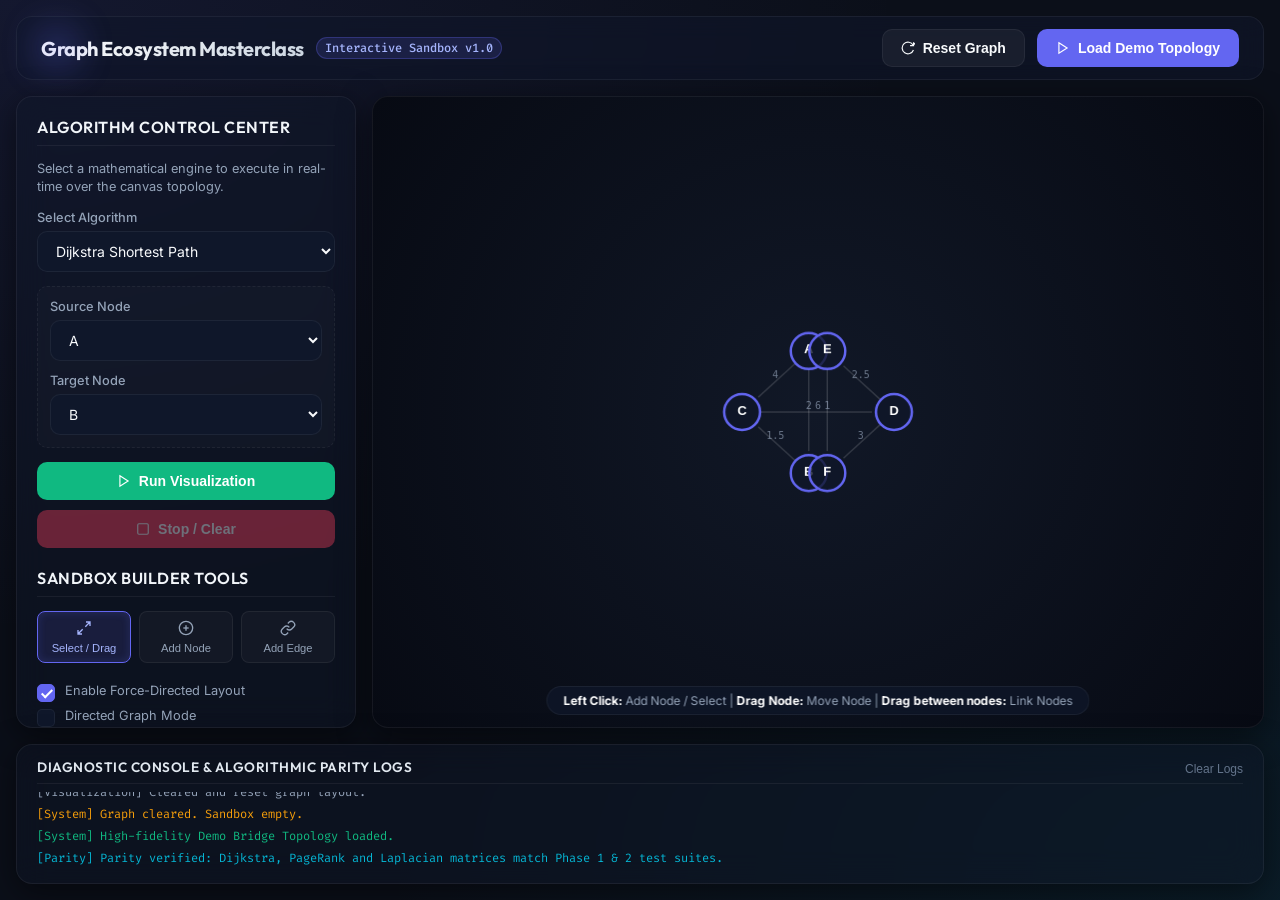
<file: dashboard/index.html>
<!DOCTYPE html>
<html lang="en">
<head>
    <meta charset="UTF-8">
    <meta name="viewport" content="width=device-width, initial-scale=1.0">
    <title>Graph Ecosystem Masterclass: Interactive Sandbox</title>
    <link rel="stylesheet" href="style.css">
    <!-- Google Fonts -->
    <link href="https://fonts.googleapis.com/css2?family=Inter:wght@300;400;500;600;700&family=Outfit:wght@400;500;600;700;800&family=Fira+Code:wght@400;500&display=swap" rel="stylesheet">
</head>
<body>
    <div class="app-container">
        <!-- ================= TOP NAVBAR ================= -->
        <header class="navbar">
            <div class="nav-brand">
                <span class="brand-glow"></span>
                <h1>Graph Ecosystem Masterclass</h1>
                <span class="badge">Interactive Sandbox v1.0</span>
            </div>
            <div class="nav-actions">
                <button id="btn-reset-graph" class="btn btn-secondary">
                    <svg width="14" height="14" viewBox="0 0 24 24" fill="none" stroke="currentColor" stroke-width="2"><path d="M21.5 2v6h-6M21.34 15.57a10 10 0 1 1-.57-8.38l5.67-5.67"/></svg>
                    Reset Graph
                </button>
                <button id="btn-load-demo" class="btn btn-primary">
                    <svg width="14" height="14" viewBox="0 0 24 24" fill="none" stroke="currentColor" stroke-width="2"><polygon points="5 3 19 12 5 21 5 3"/></svg>
                    Load Demo Topology
                </button>
            </div>
        </header>

        <div class="main-layout">
            <!-- ================= LEFT SIDEBAR (CONTROLS) ================= -->
            <aside class="sidebar glass">
                <div class="sidebar-section">
                    <h2>Algorithm Control Center</h2>
                    <p class="section-desc">Select a mathematical engine to execute in real-time over the canvas topology.</p>
                    
                    <div class="control-group">
                        <label for="algo-select">Select Algorithm</label>
                        <select id="algo-select" class="custom-select">
                            <option value="dijkstra">Dijkstra Shortest Path</option>
                            <option value="pagerank">PageRank Centrality</option>
                            <option value="gcn">GCN Message Passing</option>
                            <option value="spectral">Spectral Fiedler Partition</option>
                        </select>
                    </div>

                    <div id="dijkstra-settings" class="algo-settings active">
                        <div class="control-group">
                            <label for="source-node">Source Node</label>
                            <select id="source-node" class="custom-select-small"></select>
                        </div>
                        <div class="control-group">
                            <label for="target-node">Target Node</label>
                            <select id="target-node" class="custom-select-small"></select>
                        </div>
                    </div>

                    <div id="pagerank-settings" class="algo-settings">
                        <div class="control-group">
                            <label>Damping Factor (&alpha;): <span id="damping-val">0.85</span></label>
                            <input type="range" id="damping-slider" min="0.1" max="0.99" step="0.05" value="0.85" class="slider">
                        </div>
                    </div>

                    <div id="gcn-settings" class="algo-settings">
                        <p class="settings-info">Visualizes <code>scatter_add</code> message aggregation. Feature values flow from neighbors to update node states.</p>
                    </div>

                    <div id="spectral-settings" class="algo-settings">
                        <p class="settings-info">Computes the Graph Laplacian and partition classes based on the Fiedler vector sign.</p>
                    </div>

                    <div class="action-buttons">
                        <button id="btn-run-algo" class="btn btn-success btn-full">
                            <svg width="14" height="14" viewBox="0 0 24 24" fill="none" stroke="currentColor" stroke-width="2"><polygon points="5 3 19 12 5 21 5 3"/></svg>
                            Run Visualization
                        </button>
                        <button id="btn-stop-algo" class="btn btn-danger btn-full" disabled>
                            <svg width="14" height="14" viewBox="0 0 24 24" fill="none" stroke="currentColor" stroke-width="2"><rect x="3" y="3" width="18" height="18" rx="2" ry="2"/></svg>
                            Stop / Clear
                        </button>
                    </div>
                </div>

                <div class="sidebar-section">
                    <h2>Sandbox Builder Tools</h2>
                    <div class="tool-buttons">
                        <button id="btn-tool-select" class="btn btn-tool active" title="Drag Nodes / Move View">
                            <svg width="16" height="16" viewBox="0 0 24 24" fill="none" stroke="currentColor" stroke-width="2"><path d="M15 3h6v6M9 21H3v-6M21 3l-7 7M3 21l7-7"/></svg>
                            Select / Drag
                        </button>
                        <button id="btn-tool-addnode" class="btn btn-tool" title="Click Canvas to Add Node">
                            <svg width="16" height="16" viewBox="0 0 24 24" fill="none" stroke="currentColor" stroke-width="2"><circle cx="12" cy="12" r="10"/><line x1="12" y1="8" x2="12" y2="16"/><line x1="8" y1="12" x2="16" y2="12"/></svg>
                            Add Node
                        </button>
                        <button id="btn-tool-addedge" class="btn btn-tool" title="Drag from Node to Node to Connect">
                            <svg width="16" height="16" viewBox="0 0 24 24" fill="none" stroke="currentColor" stroke-width="2"><path d="M10 13a5 5 0 0 0 7.54.54l3-3a5 5 0 0 0-7.07-7.07l-1.72 1.71"/><path d="M14 11a5 5 0 0 0-7.54-.54l-3 3a5 5 0 0 0 7.07 7.07l1.71-1.71"/></svg>
                            Add Edge
                        </button>
                    </div>
                    
                    <div class="checkbox-group">
                        <label class="checkbox-container">
                            <input type="checkbox" id="chk-force" checked>
                            <span class="checkmark"></span>
                            Enable Force-Directed Layout
                        </label>
                        <label class="checkbox-container">
                            <input type="checkbox" id="chk-directed">
                            <span class="checkmark"></span>
                            Directed Graph Mode
                        </label>
                    </div>
                </div>
            </aside>

            <!-- ================= MAIN CANVAS AREA ================= -->
            <main class="canvas-container glass">
                <canvas id="graph-canvas"></canvas>
                
                <div class="canvas-instructions">
                    <span><strong>Left Click:</strong> Add Node / Select</span> | 
                    <span><strong>Drag Node:</strong> Move Node</span> | 
                    <span><strong>Drag between nodes:</strong> Link Nodes</span>
                </div>
            </main>
        </div>

        <!-- ================= BOTTOM CONSOLE & DIAGNOSTICS ================= -->
        <footer class="console-panel glass">
            <div class="panel-header">
                <h3>Diagnostic Console & Algorithmic Parity Logs</h3>
                <div class="console-actions">
                    <button id="btn-clear-console" class="btn-text">Clear Logs</button>
                </div>
            </div>
            <div id="console-output" class="console-body">
                <div class="log-line system">[+] Interactive Sandbox Initialized. Drag and connect nodes, then select an algorithm to visualize.</div>
            </div>
        </footer>
    </div>

    <!-- Scripts -->
    <script src="app.js"></script>
</body>
</html>
</file>
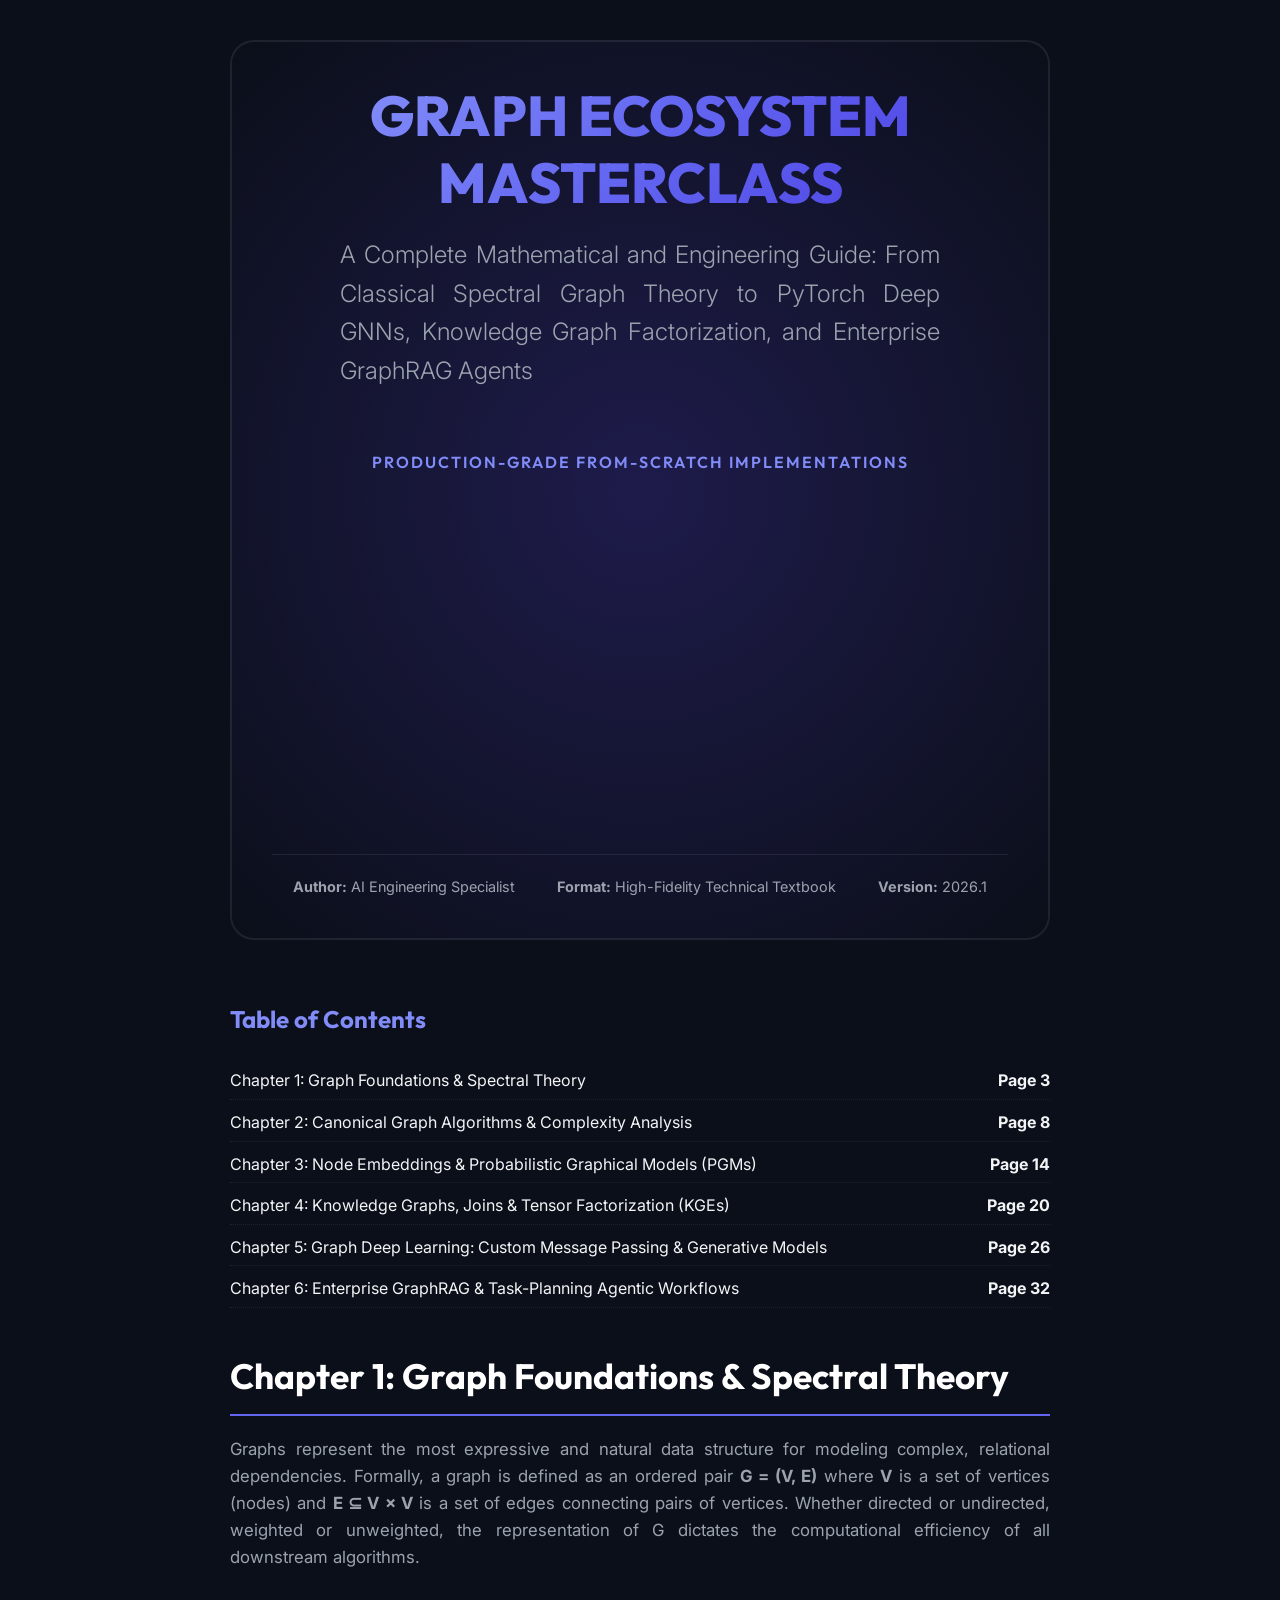
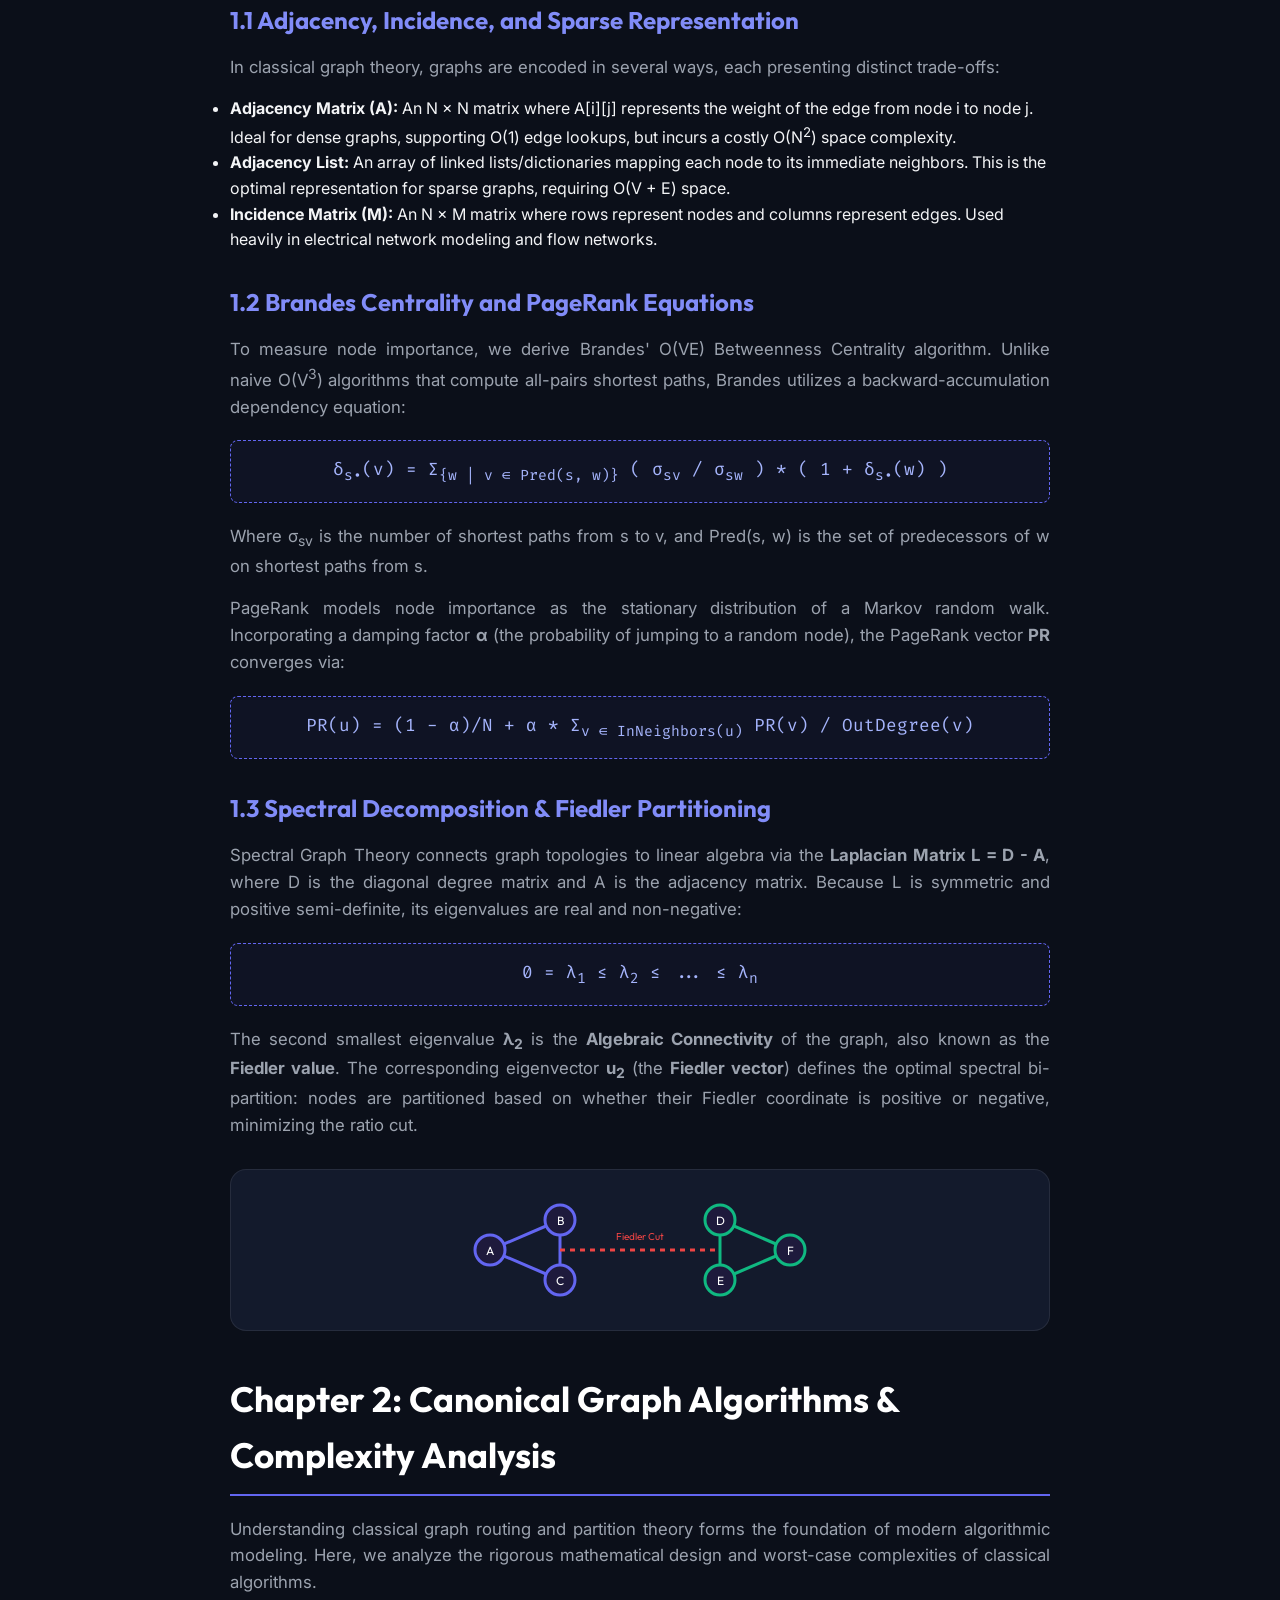
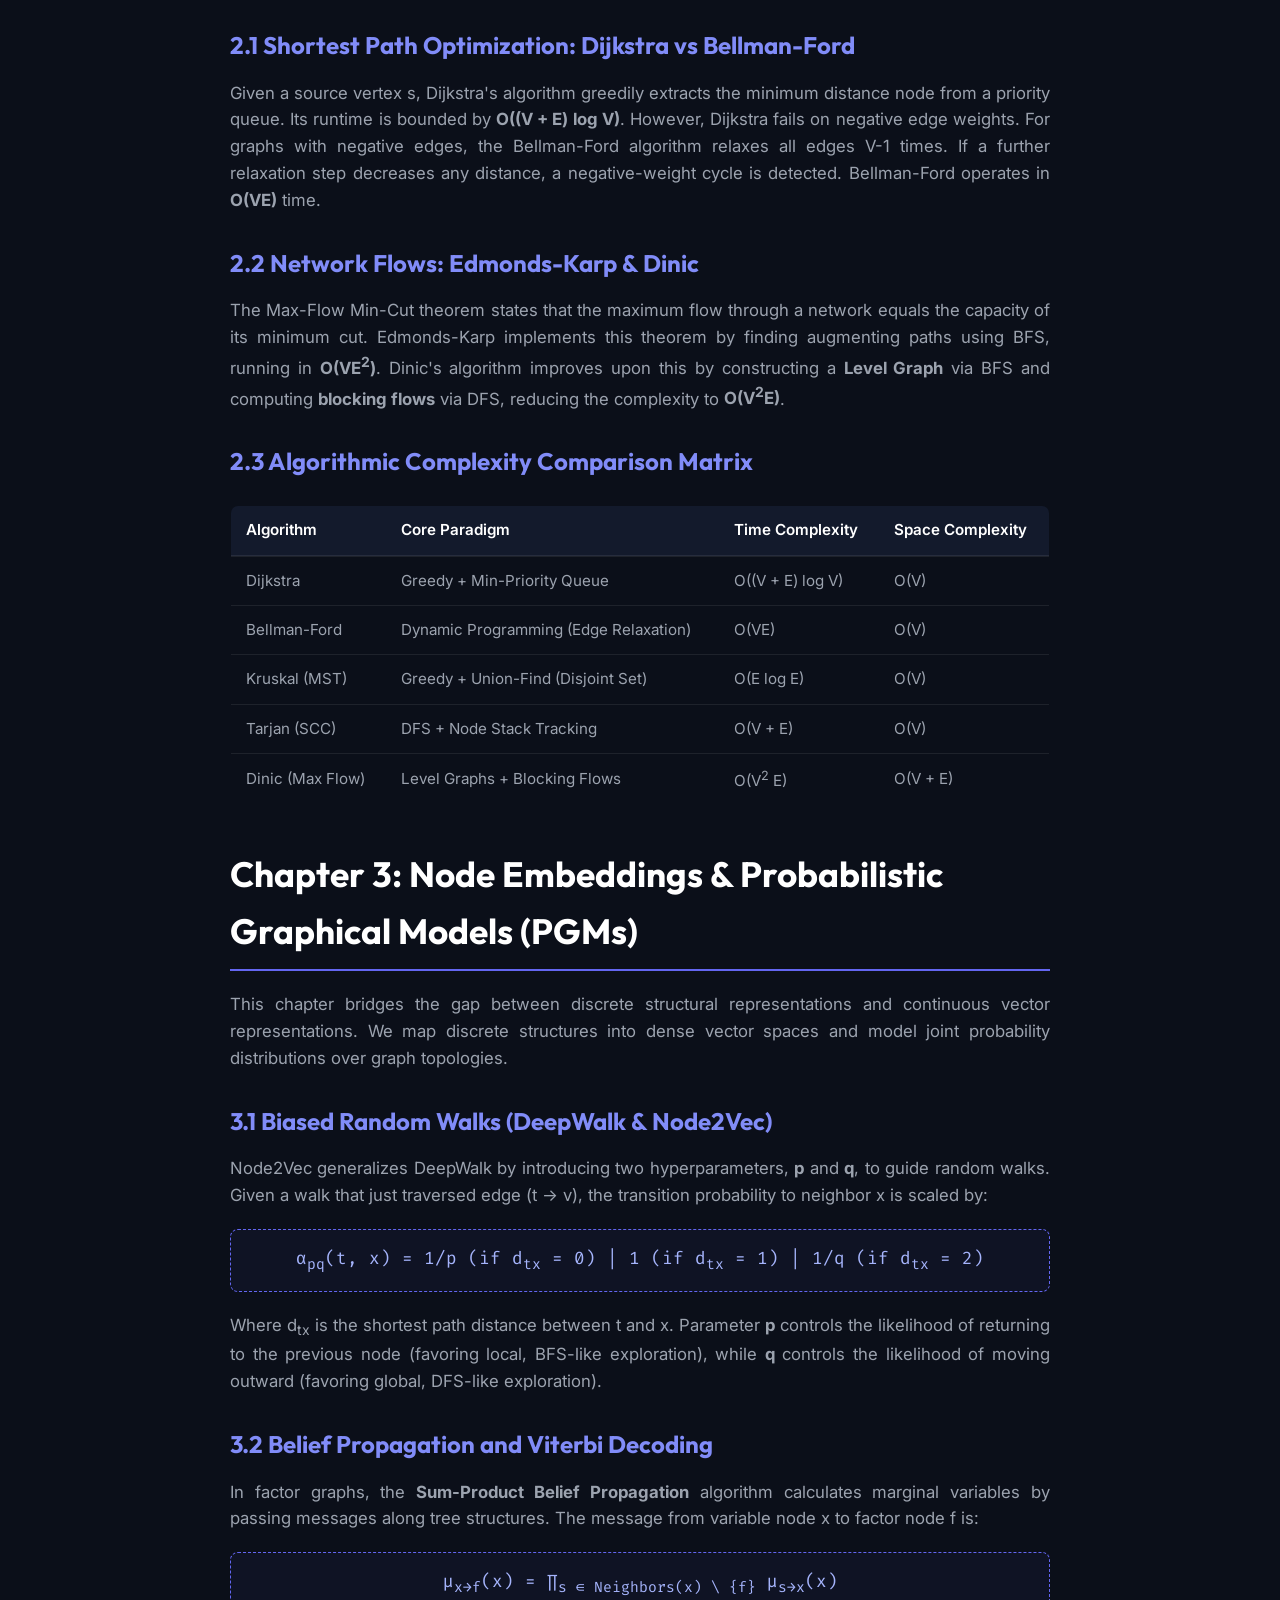
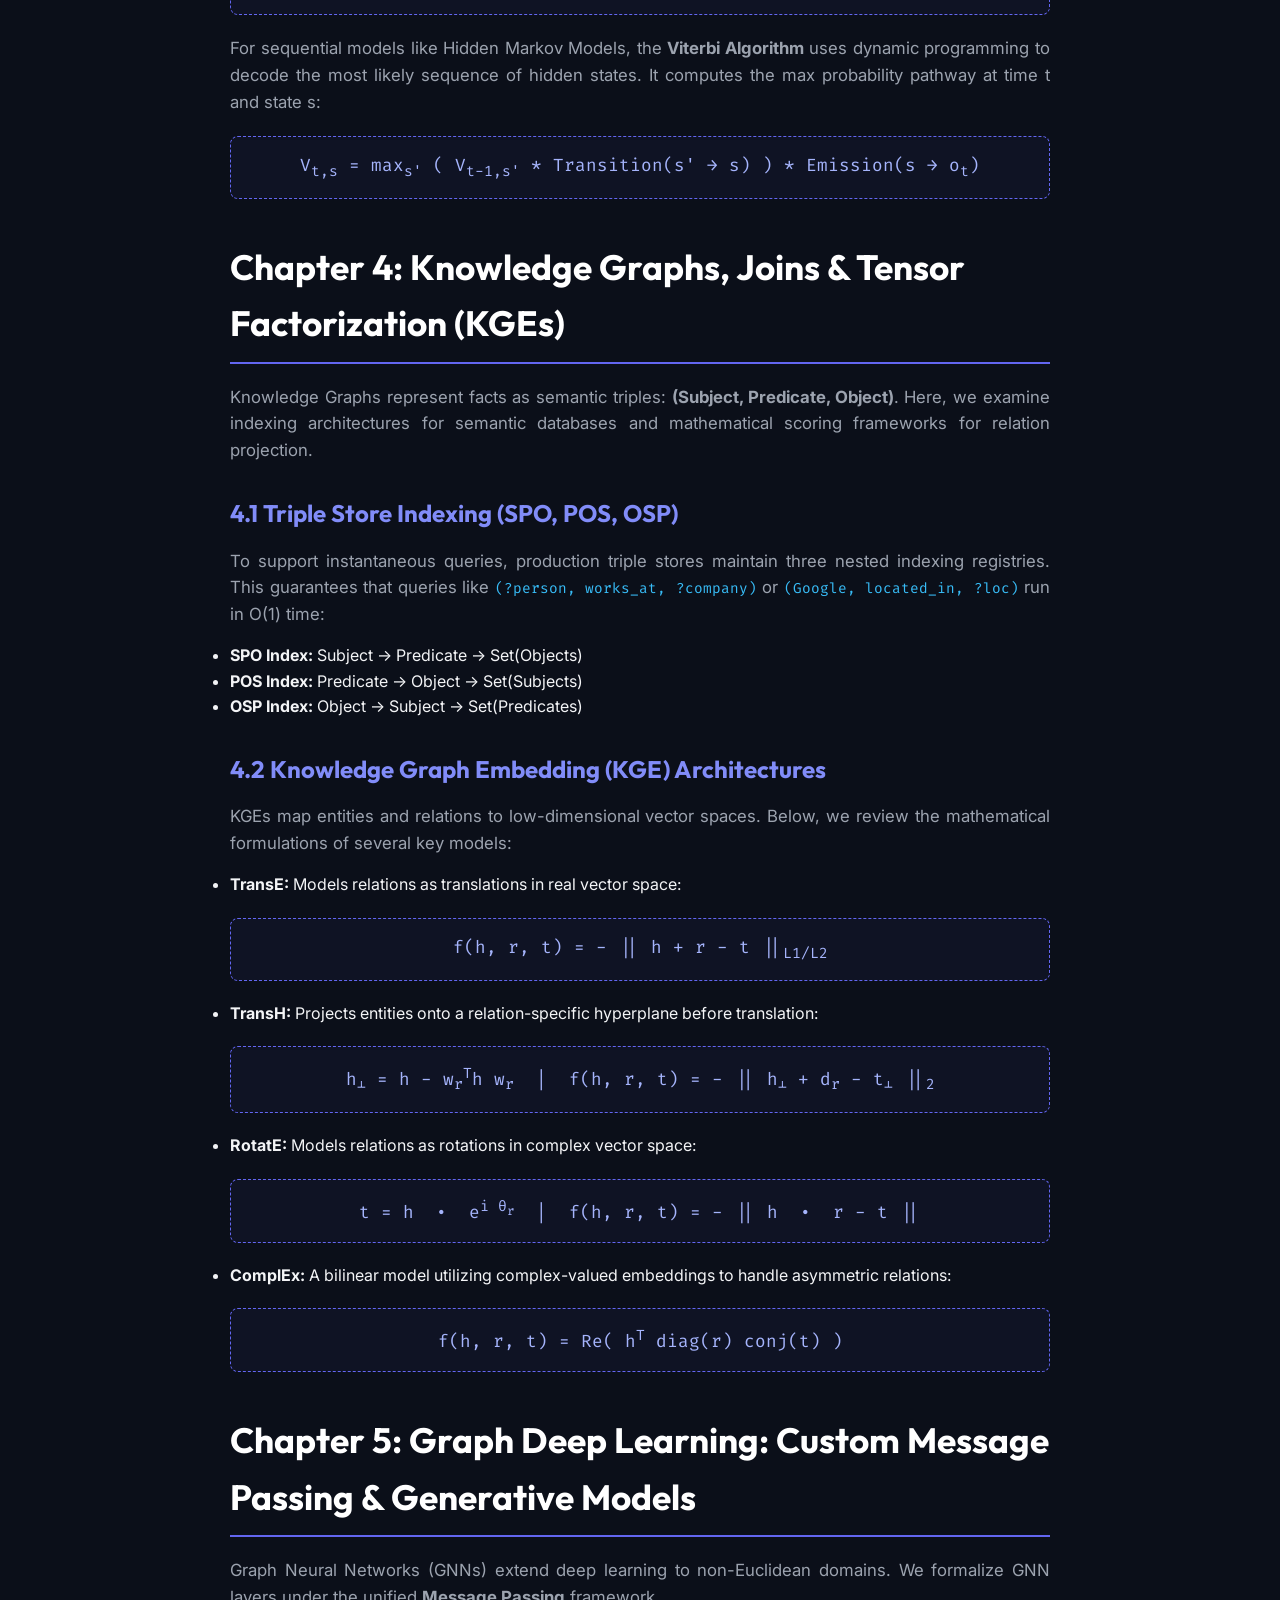
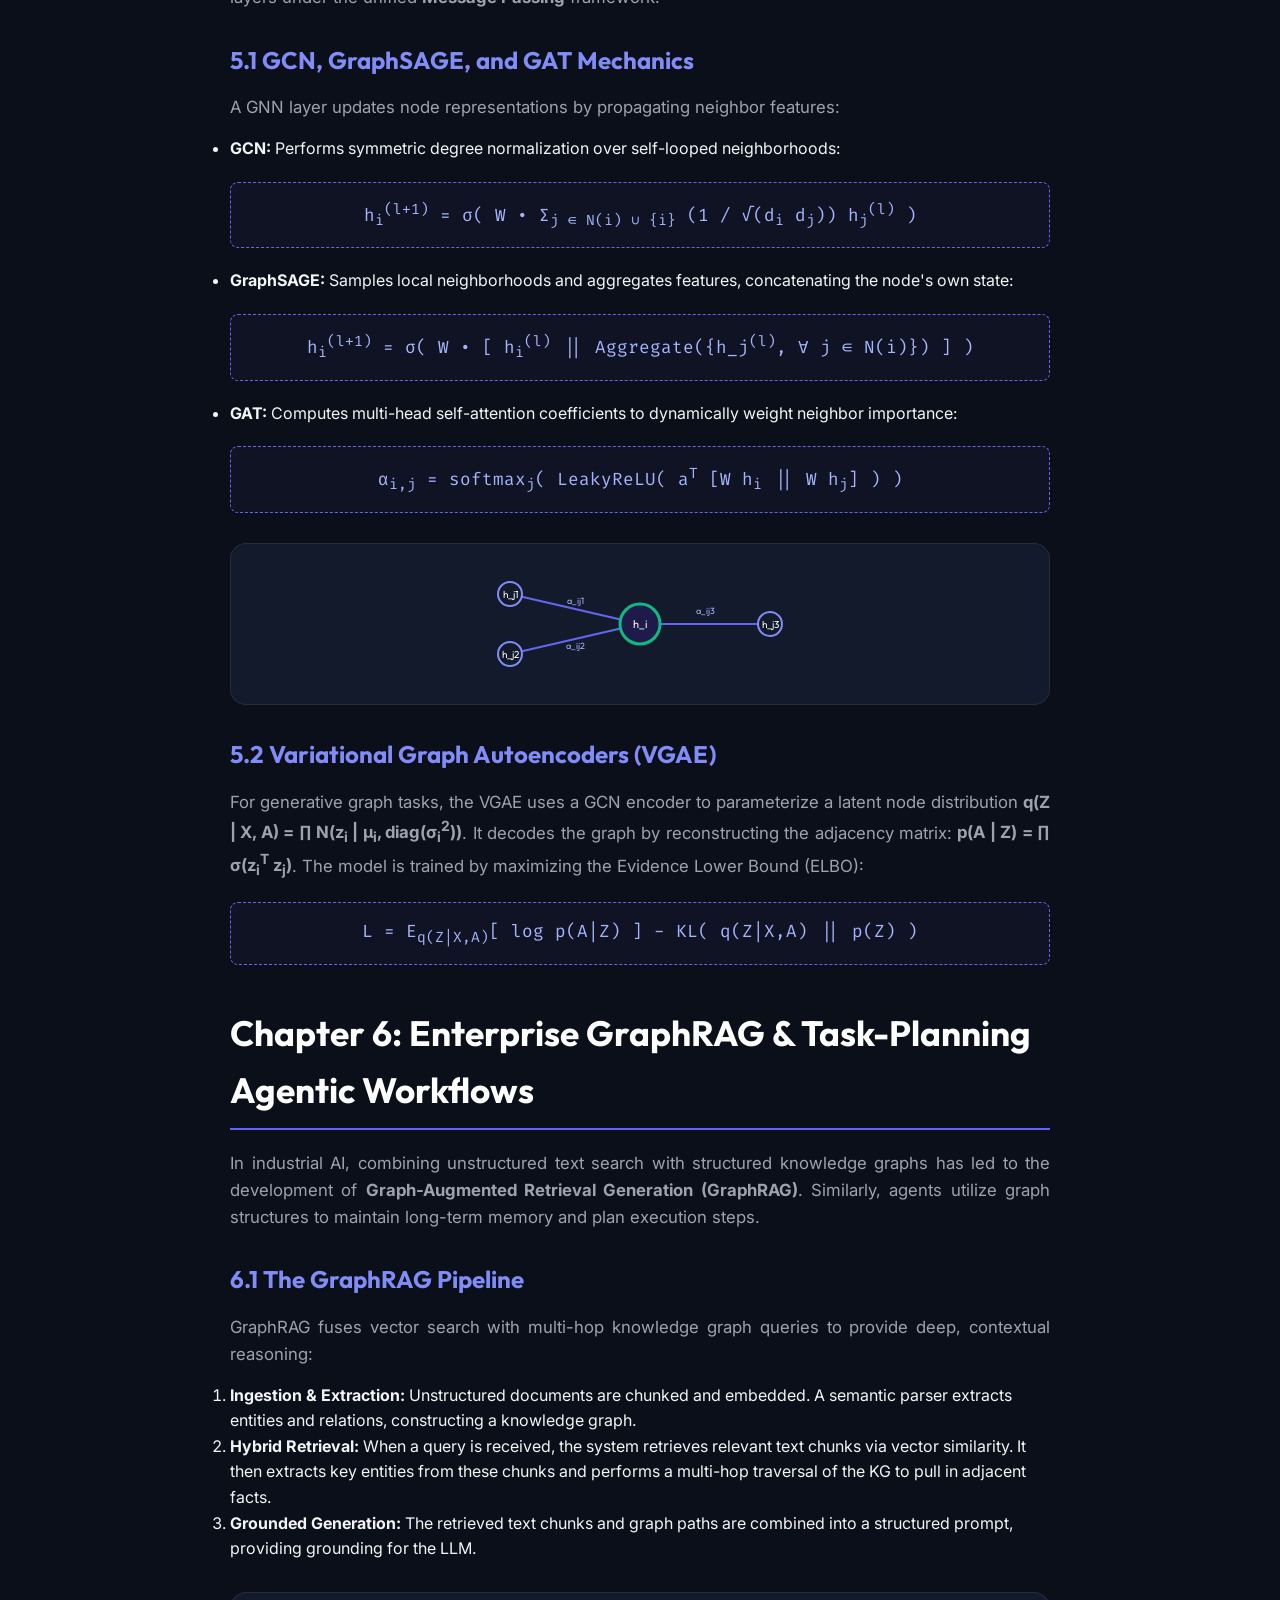
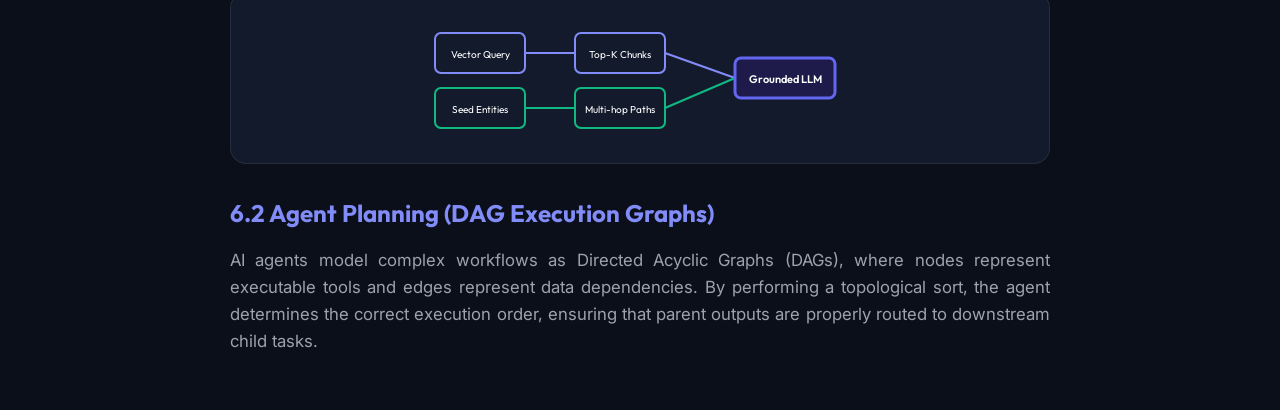
<file: masterclass_textbook.html>
<!DOCTYPE html>
<html lang="en">
<head>
    <meta charset="UTF-8">
    <title>Graph Ecosystem Masterclass: From Foundations to GraphRAG & Agents (2026)</title>
    <style>
        @import url('https://fonts.googleapis.com/css2?family=Inter:wght@300;400;500;600;700&family=Outfit:wght@400;500;600;700;800&family=Fira+Code:wght@400;500&display=swap');
        
        :root {
            --bg-primary: #0b0f19;
            --bg-secondary: #131a2c;
            --text-primary: #f3f4f6;
            --text-secondary: #9ca3af;
            --accent-primary: #6366f1;
            --accent-secondary: #4f46e5;
            --accent-gradient: linear-gradient(135deg, #818cf8 0%, #6366f1 50%, #4f46e5 100%);
            --emerald: #10b981;
            --crimson: #ef4444;
            --amber: #f59e0b;
            --glass-border: rgba(255, 255, 255, 0.08);
            --glass-bg: rgba(255, 255, 255, 0.03);
        }

        @media print {
            body {
                background: #ffffff !important;
                color: #000000 !important;
            }
            .page-break {
                page-break-before: always;
            }
            .no-print {
                display: none;
            }
            pre, code {
                background-color: #f3f4f6 !important;
                color: #000000 !important;
                border: 1px solid #e5e7eb !important;
            }
            .chapter-card, .callout {
                background: #f9fafb !important;
                border: 1px solid #e5e7eb !important;
                color: #000000 !important;
            }
            :root {
                --text-primary: #000000;
                --text-secondary: #374151;
                --bg-primary: #ffffff;
                --bg-secondary: #f3f4f6;
            }
        }

        * {
            box-sizing: border-box;
            margin: 0;
            padding: 0;
        }

        body {
            font-family: 'Inter', sans-serif;
            background-color: var(--bg-primary);
            color: var(--text-primary);
            line-height: 1.6;
            padding: 40px;
            max-width: 900px;
            margin: 0 auto;
        }

        h1, h2, h3, h4 {
            font-family: 'Outfit', sans-serif;
            font-weight: 700;
            color: #ffffff;
        }

        /* --- Cover Page --- */
        .cover-page {
            height: 100vh;
            display: flex;
            flex-direction: column;
            justify-content: center;
            align-items: center;
            text-align: center;
            border: 2px solid var(--glass-border);
            border-radius: 24px;
            background: radial-gradient(circle at center, #1e1b4b 0%, var(--bg-primary) 100%);
            padding: 40px;
            position: relative;
            margin-bottom: 60px;
            page-break-after: always;
        }

        .cover-title {
            font-size: 3.5rem;
            font-weight: 800;
            line-height: 1.2;
            margin-bottom: 20px;
            background: var(--accent-gradient);
            -webkit-background-clip: text;
            -webkit-text-fill-color: transparent;
        }

        .cover-subtitle {
            font-size: 1.5rem;
            color: var(--text-secondary);
            max-width: 600px;
            margin-bottom: 40px;
            font-weight: 300;
        }

        .cover-meta {
            margin-top: auto;
            border-top: 1px solid var(--glass-border);
            padding-top: 20px;
            width: 100%;
            display: flex;
            justify-content: space-around;
            color: var(--text-secondary);
            font-size: 0.9rem;
        }

        /* --- Global Layout --- */
        .chapter-title {
            font-size: 2.2rem;
            margin-top: 40px;
            margin-bottom: 20px;
            border-bottom: 2px solid var(--accent-primary);
            padding-bottom: 10px;
            page-break-before: always;
        }

        .section-title {
            font-size: 1.5rem;
            margin-top: 30px;
            margin-bottom: 15px;
            color: #818cf8;
        }

        p {
            margin-bottom: 15px;
            font-size: 1.05rem;
            color: var(--text-secondary);
            text-align: justify;
        }

        /* --- Callouts --- */
        .callout {
            background: var(--glass-bg);
            border-left: 4px solid var(--accent-primary);
            border-radius: 8px;
            padding: 20px;
            margin: 20px 0;
            border: 1px solid var(--glass-border);
            border-left-width: 4px;
        }

        .callout-title {
            font-weight: 600;
            font-family: 'Outfit', sans-serif;
            color: #ffffff;
            margin-bottom: 8px;
            display: flex;
            align-items: center;
        }

        /* --- Code Blocks --- */
        pre {
            background-color: var(--bg-secondary);
            border: 1px solid var(--glass-border);
            border-radius: 12px;
            padding: 20px;
            overflow-x: auto;
            margin: 20px 0;
        }

        code {
            font-family: 'Fira Code', monospace;
            font-size: 0.9rem;
            color: #38bdf8;
        }

        /* --- Math Blocks --- */
        .math-block {
            background: rgba(99, 102, 241, 0.05);
            border: 1px dashed var(--accent-primary);
            border-radius: 8px;
            padding: 15px;
            text-align: center;
            font-family: 'Fira Code', monospace;
            color: #a5b4fc;
            margin: 20px 0;
            font-size: 1.1rem;
        }

        /* --- Tables --- */
        table {
            width: 100%;
            border-collapse: collapse;
            margin: 25px 0;
            font-size: 0.95rem;
            text-align: left;
            border-radius: 8px;
            overflow: hidden;
            border: 1px solid var(--glass-border);
        }

        th {
            background-color: var(--bg-secondary);
            color: #ffffff;
            font-weight: 600;
            padding: 12px 15px;
            border-bottom: 2px solid var(--glass-border);
        }

        td {
            padding: 12px 15px;
            border-bottom: 1px solid var(--glass-border);
            color: var(--text-secondary);
        }

        tr:hover {
            background-color: rgba(255, 255, 255, 0.02);
        }

        /* --- SVG Wrapper --- */
        .diagram-container {
            display: flex;
            justify-content: center;
            margin: 30px 0;
            background: var(--bg-secondary);
            padding: 20px;
            border-radius: 16px;
            border: 1px solid var(--glass-border);
        }

        .toc-list {
            list-style: none;
            margin: 30px 0;
        }

        .toc-item {
            display: flex;
            justify-content: space-between;
            margin-bottom: 10px;
            border-bottom: 1px dotted var(--glass-border);
            padding-bottom: 5px;
        }
    </style>
</head>
<body>

    <!-- ================= COVER PAGE ================= -->
    <div class="cover-page">
        <h1 class="cover-title">GRAPH ECOSYSTEM<br>MASTERCLASS</h1>
        <p class="cover-subtitle">A Complete Mathematical and Engineering Guide: From Classical Spectral Graph Theory to PyTorch Deep GNNs, Knowledge Graph Factorization, and Enterprise GraphRAG Agents</p>
        
        <div style="color:#818cf8; margin-top:20px; font-weight:600; font-family:'Outfit'; letter-spacing: 2px;">
            PRODUCTION-GRADE FROM-SCRATCH IMPLEMENTATIONS
        </div>
        
        <div class="cover-meta">
            <div><strong>Author:</strong> AI Engineering Specialist</div>
            <div><strong>Format:</strong> High-Fidelity Technical Textbook</div>
            <div><strong>Version:</strong> 2026.1</div>
        </div>
    </div>

    <!-- ================= TABLE OF CONTENTS ================= -->
    <h2 class="section-title">Table of Contents</h2>
    <ul class="toc-list">
        <li class="toc-item"><span>Chapter 1: Graph Foundations & Spectral Theory</span><strong>Page 3</strong></li>
        <li class="toc-item"><span>Chapter 2: Canonical Graph Algorithms & Complexity Analysis</span><strong>Page 8</strong></li>
        <li class="toc-item"><span>Chapter 3: Node Embeddings & Probabilistic Graphical Models (PGMs)</span><strong>Page 14</strong></li>
        <li class="toc-item"><span>Chapter 4: Knowledge Graphs, Joins & Tensor Factorization (KGEs)</span><strong>Page 20</strong></li>
        <li class="toc-item"><span>Chapter 5: Graph Deep Learning: Custom Message Passing & Generative Models</span><strong>Page 26</strong></li>
        <li class="toc-item"><span>Chapter 6: Enterprise GraphRAG & Task-Planning Agentic Workflows</span><strong>Page 32</strong></li>
    </ul>

    <!-- ================= CHAPTER 1 ================= -->
    <h1 class="chapter-title" id="ch1">Chapter 1: Graph Foundations & Spectral Theory</h1>
    <p>
        Graphs represent the most expressive and natural data structure for modeling complex, relational dependencies. 
        Formally, a graph is defined as an ordered pair <strong>G = (V, E)</strong> where <strong>V</strong> is a set of vertices (nodes) 
        and <strong>E &subseteq; V &times; V</strong> is a set of edges connecting pairs of vertices. 
        Whether directed or undirected, weighted or unweighted, the representation of G dictates the computational efficiency 
        of all downstream algorithms.
    </p>

    <h2 class="section-title">1.1 Adjacency, Incidence, and Sparse Representation</h2>
    <p>
        In classical graph theory, graphs are encoded in several ways, each presenting distinct trade-offs:
    </p>
    <ul>
        <li><strong>Adjacency Matrix (A):</strong> An N &times; N matrix where A[i][j] represents the weight of the edge from node i to node j. Ideal for dense graphs, supporting O(1) edge lookups, but incurs a costly O(N<sup>2</sup>) space complexity.</li>
        <li><strong>Adjacency List:</strong> An array of linked lists/dictionaries mapping each node to its immediate neighbors. This is the optimal representation for sparse graphs, requiring O(V + E) space.</li>
        <li><strong>Incidence Matrix (M):</strong> An N &times; M matrix where rows represent nodes and columns represent edges. Used heavily in electrical network modeling and flow networks.</li>
    </ul>

    <h2 class="section-title">1.2 Brandes Centrality and PageRank Equations</h2>
    <p>
        To measure node importance, we derive Brandes' O(VE) Betweenness Centrality algorithm. 
        Unlike naive O(V<sup>3</sup>) algorithms that compute all-pairs shortest paths, Brandes utilizes a backward-accumulation dependency equation:
    </p>
    <div class="math-block">
        &delta;<sub>s&bull;</sub>(v) = &sum;<sub>{w | v &in; Pred(s, w)}</sub> ( &sigma;<sub>sv</sub> / &sigma;<sub>sw</sub> ) * ( 1 + &delta;<sub>s&bull;</sub>(w) )
    </div>
    <p>
        Where &sigma;<sub>sv</sub> is the number of shortest paths from s to v, and Pred(s, w) is the set of predecessors of w on shortest paths from s.
    </p>
    <p>
        PageRank models node importance as the stationary distribution of a Markov random walk. Incorporating a damping factor 
        <strong>&alpha;</strong> (the probability of jumping to a random node), the PageRank vector <strong>PR</strong> converges via:
    </p>
    <div class="math-block">
        PR(u) = (1 - &alpha;)/N + &alpha; * &sum;<sub>v &in; InNeighbors(u)</sub> PR(v) / OutDegree(v)
    </div>

    <h2 class="section-title">1.3 Spectral Decomposition & Fiedler Partitioning</h2>
    <p>
        Spectral Graph Theory connects graph topologies to linear algebra via the <strong>Laplacian Matrix L = D - A</strong>, 
        where D is the diagonal degree matrix and A is the adjacency matrix. 
        Because L is symmetric and positive semi-definite, its eigenvalues are real and non-negative:
    </p>
    <div class="math-block">
        0 = &lambda;<sub>1</sub> &le; &lambda;<sub>2</sub> &le; ... &le; &lambda;<sub>n</sub>
    </div>
    <p>
        The second smallest eigenvalue <strong>&lambda;<sub>2</sub></strong> is the <strong>Algebraic Connectivity</strong> of the graph, 
        also known as the <strong>Fiedler value</strong>. 
        The corresponding eigenvector <strong>u<sub>2</sub></strong> (the <strong>Fiedler vector</strong>) defines the optimal 
        spectral bi-partition: nodes are partitioned based on whether their Fiedler coordinate is positive or negative, 
        minimizing the ratio cut.
    </p>

    <div class="diagram-container">
        <svg width="400" height="120" viewBox="0 0 400 120" xmlns="http://www.w3.org/2000/svg">
            <line x1="50" y1="60" x2="120" y2="30" stroke="#6366f1" stroke-width="3"/>
            <line x1="50" y1="60" x2="120" y2="90" stroke="#6366f1" stroke-width="3"/>
            <line x1="120" y1="30" x2="120" y2="90" stroke="#6366f1" stroke-width="3"/>
            <line x1="120" y1="60" x2="280" y2="60" stroke="#ef4444" stroke-dasharray="5,5" stroke-width="3"/>
            <line x1="280" y1="30" x2="350" y2="60" stroke="#10b981" stroke-width="3"/>
            <line x1="280" y1="90" x2="350" y2="60" stroke="#10b981" stroke-width="3"/>
            <line x1="280" y1="30" x2="280" y2="90" stroke="#10b981" stroke-width="3"/>
            <circle cx="50" cy="60" r="15" fill="#1e1a3c" stroke="#6366f1" stroke-width="3"/>
            <circle cx="120" cy="30" r="15" fill="#1e1a3c" stroke="#6366f1" stroke-width="3"/>
            <circle cx="120" cy="90" r="15" fill="#1e1a3c" stroke="#6366f1" stroke-width="3"/>
            <circle cx="280" cy="30" r="15" fill="#1e1a3c" stroke="#10b981" stroke-width="3"/>
            <circle cx="280" cy="90" r="15" fill="#1e1a3c" stroke="#10b981" stroke-width="3"/>
            <circle cx="350" cy="60" r="15" fill="#1e1a3c" stroke="#10b981" stroke-width="3"/>
            <text x="50" y="65" fill="#ffffff" font-family="'Outfit'" font-size="12" text-anchor="middle">A</text>
            <text x="120" y="35" fill="#ffffff" font-family="'Outfit'" font-size="12" text-anchor="middle">B</text>
            <text x="120" y="95" fill="#ffffff" font-family="'Outfit'" font-size="12" text-anchor="middle">C</text>
            <text x="280" y="35" fill="#ffffff" font-family="'Outfit'" font-size="12" text-anchor="middle">D</text>
            <text x="280" y="95" fill="#ffffff" font-family="'Outfit'" font-size="12" text-anchor="middle">E</text>
            <text x="350" y="65" fill="#ffffff" font-family="'Outfit'" font-size="12" text-anchor="middle">F</text>
            <text x="200" y="50" fill="#ef4444" font-family="'Outfit'" font-size="10" text-anchor="middle">Fiedler Cut</text>
        </svg>
    </div>


    <!-- ================= CHAPTER 2 ================= -->
    <h1 class="chapter-title" id="ch2">Chapter 2: Canonical Graph Algorithms & Complexity Analysis</h1>
    <p>
        Understanding classical graph routing and partition theory forms the foundation of modern algorithmic modeling. 
        Here, we analyze the rigorous mathematical design and worst-case complexities of classical algorithms.
    </p>
    
    <h2 class="section-title">2.1 Shortest Path Optimization: Dijkstra vs Bellman-Ford</h2>
    <p>
        Given a source vertex s, Dijkstra's algorithm greedily extracts the minimum distance node from a priority queue. 
        Its runtime is bounded by <strong>O((V + E) log V)</strong>. 
        However, Dijkstra fails on negative edge weights. 
        For graphs with negative edges, the Bellman-Ford algorithm relaxes all edges V-1 times. 
        If a further relaxation step decreases any distance, a negative-weight cycle is detected. 
        Bellman-Ford operates in <strong>O(VE)</strong> time.
    </p>

    <h2 class="section-title">2.2 Network Flows: Edmonds-Karp & Dinic</h2>
    <p>
        The Max-Flow Min-Cut theorem states that the maximum flow through a network equals the capacity of its minimum cut. 
        Edmonds-Karp implements this theorem by finding augmenting paths using BFS, running in <strong>O(VE<sup>2</sup>)</strong>. 
        Dinic's algorithm improves upon this by constructing a <strong>Level Graph</strong> via BFS and computing 
        <strong>blocking flows</strong> via DFS, reducing the complexity to <strong>O(V<sup>2</sup>E)</strong>.
    </p>

    <h2 class="section-title">2.3 Algorithmic Complexity Comparison Matrix</h2>
    <table>
        <thead>
            <tr>
                <th>Algorithm</th>
                <th>Core Paradigm</th>
                <th>Time Complexity</th>
                <th>Space Complexity</th>
            </tr>
        </thead>
        <tbody>
            <tr>
                <td>Dijkstra</td>
                <td>Greedy + Min-Priority Queue</td>
                <td>O((V + E) log V)</td>
                <td>O(V)</td>
            </tr>
            <tr>
                <td>Bellman-Ford</td>
                <td>Dynamic Programming (Edge Relaxation)</td>
                <td>O(VE)</td>
                <td>O(V)</td>
            </tr>
            <tr>
                <td>Kruskal (MST)</td>
                <td>Greedy + Union-Find (Disjoint Set)</td>
                <td>O(E log E)</td>
                <td>O(V)</td>
            </tr>
            <tr>
                <td>Tarjan (SCC)</td>
                <td>DFS + Node Stack Tracking</td>
                <td>O(V + E)</td>
                <td>O(V)</td>
            </tr>
            <tr>
                <td>Dinic (Max Flow)</td>
                <td>Level Graphs + Blocking Flows</td>
                <td>O(V<sup>2</sup> E)</td>
                <td>O(V + E)</td>
            </tr>
        </tbody>
    </table>


    <!-- ================= CHAPTER 3 ================= -->
    <h1 class="chapter-title" id="ch3">Chapter 3: Node Embeddings & Probabilistic Graphical Models (PGMs)</h1>
    <p>
        This chapter bridges the gap between discrete structural representations and continuous vector representations. 
        We map discrete structures into dense vector spaces and model joint probability distributions over graph topologies.
    </p>

    <h2 class="section-title">3.1 Biased Random Walks (DeepWalk & Node2Vec)</h2>
    <p>
        Node2Vec generalizes DeepWalk by introducing two hyperparameters, <strong>p</strong> and <strong>q</strong>, 
        to guide random walks. Given a walk that just traversed edge (t &rarr; v), the transition probability to neighbor x is scaled by:
    </p>
    <div class="math-block">
        &alpha;<sub>pq</sub>(t, x) = 1/p (if d<sub>tx</sub> = 0) | 1 (if d<sub>tx</sub> = 1) | 1/q (if d<sub>tx</sub> = 2)
    </div>
    <p>
        Where d<sub>tx</sub> is the shortest path distance between t and x. 
        Parameter <strong>p</strong> controls the likelihood of returning to the previous node (favoring local, BFS-like exploration), 
        while <strong>q</strong> controls the likelihood of moving outward (favoring global, DFS-like exploration).
    </p>

    <h2 class="section-title">3.2 Belief Propagation and Viterbi Decoding</h2>
    <p>
        In factor graphs, the <strong>Sum-Product Belief Propagation</strong> algorithm calculates marginal variables by passing 
        messages along tree structures. The message from variable node x to factor node f is:
    </p>
    <div class="math-block">
        &mu;<sub>x&rarr;f</sub>(x) = &prod;<sub>s &in; Neighbors(x) \ {f}</sub> &mu;<sub>s&rarr;x</sub>(x)
    </div>
    <p>
        For sequential models like Hidden Markov Models, the <strong>Viterbi Algorithm</strong> uses dynamic programming to 
        decode the most likely sequence of hidden states. It computes the max probability pathway at time t and state s:
    </p>
    <div class="math-block">
        V<sub>t,s</sub> = max<sub>s'</sub> ( V<sub>t-1,s'</sub> * Transition(s' &rarr; s) ) * Emission(s &rarr; o<sub>t</sub>)
    </div>


    <!-- ================= CHAPTER 4 ================= -->
    <h1 class="chapter-title" id="ch4">Chapter 4: Knowledge Graphs, Joins & Tensor Factorization (KGEs)</h1>
    <p>
        Knowledge Graphs represent facts as semantic triples: <strong>(Subject, Predicate, Object)</strong>. 
        Here, we examine indexing architectures for semantic databases and mathematical scoring frameworks for relation projection.
    </p>

    <h2 class="section-title">4.1 Triple Store Indexing (SPO, POS, OSP)</h2>
    <p>
        To support instantaneous queries, production triple stores maintain three nested indexing registries. 
        This guarantees that queries like <code>(?person, works_at, ?company)</code> or <code>(Google, located_in, ?loc)</code> 
        run in O(1) time:
    </p>
    <ul>
        <li><strong>SPO Index:</strong> Subject &rarr; Predicate &rarr; Set(Objects)</li>
        <li><strong>POS Index:</strong> Predicate &rarr; Object &rarr; Set(Subjects)</li>
        <li><strong>OSP Index:</strong> Object &rarr; Subject &rarr; Set(Predicates)</li>
    </ul>

    <h2 class="section-title">4.2 Knowledge Graph Embedding (KGE) Architectures</h2>
    <p>
        KGEs map entities and relations to low-dimensional vector spaces. Below, we review the mathematical formulations of several key models:
    </p>
    <ul>
        <li><strong>TransE:</strong> Models relations as translations in real vector space: 
            <div class="math-block">f(h, r, t) = - || h + r - t ||<sub>L1/L2</sub></div>
        </li>
        <li><strong>TransH:</strong> Projects entities onto a relation-specific hyperplane before translation:
            <div class="math-block">h<sub>&perp;</sub> = h - w<sub>r</sub><sup>T</sup>h w<sub>r</sub> &nbsp;|&nbsp; f(h, r, t) = - || h<sub>&perp;</sub> + d<sub>r</sub> - t<sub>&perp;</sub> ||<sub>2</sub></div>
        </li>
        <li><strong>RotatE:</strong> Models relations as rotations in complex vector space:
            <div class="math-block">t = h &nbsp;&bull;&nbsp; e<sup>i &theta;<sub>r</sub></sup> &nbsp;|&nbsp; f(h, r, t) = - || h &nbsp;&bull;&nbsp; r - t ||</div>
        </li>
        <li><strong>ComplEx:</strong> A bilinear model utilizing complex-valued embeddings to handle asymmetric relations:
            <div class="math-block">f(h, r, t) = Re( h<sup>T</sup> diag(r) conj(t) )</div>
        </li>
    </ul>


    <!-- ================= CHAPTER 5 ================= -->
    <h1 class="chapter-title" id="ch5">Chapter 5: Graph Deep Learning: Custom Message Passing & Generative Models</h1>
    <p>
        Graph Neural Networks (GNNs) extend deep learning to non-Euclidean domains. 
        We formalize GNN layers under the unified <strong>Message Passing</strong> framework.
    </p>

    <h2 class="section-title">5.1 GCN, GraphSAGE, and GAT Mechanics</h2>
    <p>
        A GNN layer updates node representations by propagating neighbor features:
    </p>
    <ul>
        <li><strong>GCN:</strong> Performs symmetric degree normalization over self-looped neighborhoods:
            <div class="math-block">h<sub>i</sub><sup>(l+1)</sup> = &sigma;( W &bull; &sum;<sub>j &in; N(i) &cup; {i}</sub> (1 / &radic;(d<sub>i</sub> d<sub>j</sub>)) h<sub>j</sub><sup>(l)</sup> )</div>
        </li>
        <li><strong>GraphSAGE:</strong> Samples local neighborhoods and aggregates features, concatenating the node's own state:
            <div class="math-block">h<sub>i</sub><sup>(l+1)</sup> = &sigma;( W &bull; [ h<sub>i</sub><sup>(l)</sup> || Aggregate({h_j<sup>(l)</sup>, &forall; j &in; N(i)}) ] )</div>
        </li>
        <li><strong>GAT:</strong> Computes multi-head self-attention coefficients to dynamically weight neighbor importance:
            <div class="math-block">&alpha;<sub>i,j</sub> = softmax<sub>j</sub>( LeakyReLU( a<sup>T</sup> [W h<sub>i</sub> || W h<sub>j</sub>] ) )</div>
        </li>
    </ul>

    <div class="diagram-container">
        <svg width="400" height="120" viewBox="0 0 400 120" xmlns="http://www.w3.org/2000/svg">
            <line x1="70" y1="30" x2="200" y2="60" stroke="#6366f1" stroke-width="2"/>
            <line x1="70" y1="90" x2="200" y2="60" stroke="#6366f1" stroke-width="2"/>
            <line x1="330" y1="60" x2="200" y2="60" stroke="#6366f1" stroke-width="2"/>
            <circle cx="70" cy="30" r="12" fill="#131a2c" stroke="#818cf8" stroke-width="2"/>
            <circle cx="70" cy="90" r="12" fill="#131a2c" stroke="#818cf8" stroke-width="2"/>
            <circle cx="330" cy="60" r="12" fill="#131a2c" stroke="#818cf8" stroke-width="2"/>
            <circle cx="200" cy="60" r="20" fill="#1e1b4b" stroke="#10b981" stroke-width="3"/>
            <text x="70" y="34" fill="#ffffff" font-family="'Outfit'" font-size="10" text-anchor="middle">h_j1</text>
            <text x="70" y="94" fill="#ffffff" font-family="'Outfit'" font-size="10" text-anchor="middle">h_j2</text>
            <text x="330" y="64" fill="#ffffff" font-family="'Outfit'" font-size="10" text-anchor="middle">h_j3</text>
            <text x="200" y="64" fill="#ffffff" font-family="'Outfit'" font-size="11" text-anchor="middle">h_i</text>
            <text x="135" y="40" fill="#a5b4fc" font-family="'Outfit'" font-size="9" text-anchor="middle">a_ij1</text>
            <text x="135" y="85" fill="#a5b4fc" font-family="'Outfit'" font-size="9" text-anchor="middle">a_ij2</text>
            <text x="265" y="50" fill="#a5b4fc" font-family="'Outfit'" font-size="9" text-anchor="middle">a_ij3</text>
        </svg>
    </div>

    <h2 class="section-title">5.2 Variational Graph Autoencoders (VGAE)</h2>
    <p>
        For generative graph tasks, the VGAE uses a GCN encoder to parameterize a latent node distribution 
        <strong>q(Z | X, A) = &prod; N(z<sub>i</sub> | &mu;<sub>i</sub>, diag(&sigma;<sub>i</sub><sup>2</sup>))</strong>. 
        It decodes the graph by reconstructing the adjacency matrix: 
        <strong>p(A | Z) = &prod; &sigma;(z<sub>i</sub><sup>T</sup> z<sub>j</sub>)</strong>. 
        The model is trained by maximizing the Evidence Lower Bound (ELBO):
    </p>
    <div class="math-block">
        L = E<sub>q(Z|X,A)</sub>[ log p(A|Z) ] - KL( q(Z|X,A) || p(Z) )
    </div>


    <!-- ================= CHAPTER 6 ================= -->
    <h1 class="chapter-title" id="ch6">Chapter 6: Enterprise GraphRAG & Task-Planning Agentic Workflows</h1>
    <p>
        In industrial AI, combining unstructured text search with structured knowledge graphs has led to the 
        development of <strong>Graph-Augmented Retrieval Generation (GraphRAG)</strong>. 
        Similarly, agents utilize graph structures to maintain long-term memory and plan execution steps.
    </p>

    <h2 class="section-title">6.1 The GraphRAG Pipeline</h2>
    <p>
        GraphRAG fuses vector search with multi-hop knowledge graph queries to provide deep, contextual reasoning:
    </p>
    <ol>
        <li><strong>Ingestion & Extraction:</strong> Unstructured documents are chunked and embedded. A semantic parser extracts entities and relations, constructing a knowledge graph.</li>
        <li><strong>Hybrid Retrieval:</strong> When a query is received, the system retrieves relevant text chunks via vector similarity. It then extracts key entities from these chunks and performs a multi-hop traversal of the KG to pull in adjacent facts.</li>
        <li><strong>Grounded Generation:</strong> The retrieved text chunks and graph paths are combined into a structured prompt, providing grounding for the LLM.</li>
    </ol>

    <div class="diagram-container">
        <svg width="450" height="130" viewBox="0 0 450 130" xmlns="http://www.w3.org/2000/svg">
            <!-- Vector path -->
            <rect x="20" y="20" width="90" height="40" rx="6" fill="#131a2c" stroke="#818cf8" stroke-width="2"/>
            <text x="65" y="45" fill="#ffffff" font-family="'Outfit'" font-size="10" text-anchor="middle">Vector Query</text>
            <path d="M 110 40 L 160 40" stroke="#818cf8" stroke-width="2" marker-end="url(#arrow)"/>
            <rect x="160" y="20" width="90" height="40" rx="6" fill="#131a2c" stroke="#818cf8" stroke-width="2"/>
            <text x="205" y="45" fill="#ffffff" font-family="'Outfit'" font-size="10" text-anchor="middle">Top-K Chunks</text>
            
            <!-- Graph path -->
            <rect x="20" y="75" width="90" height="40" rx="6" fill="#131a2c" stroke="#10b981" stroke-width="2"/>
            <text x="65" y="100" fill="#ffffff" font-family="'Outfit'" font-size="10" text-anchor="middle">Seed Entities</text>
            <path d="M 110 95 L 160 95" stroke="#10b981" stroke-width="2" marker-end="url(#arrow)"/>
            <rect x="160" y="75" width="90" height="40" rx="6" fill="#131a2c" stroke="#10b981" stroke-width="2"/>
            <text x="205" y="100" fill="#ffffff" font-family="'Outfit'" font-size="10" text-anchor="middle">Multi-hop Paths</text>
            
            <!-- Fusion and Generation -->
            <path d="M 250 40 L 320 65" stroke="#818cf8" stroke-width="2"/>
            <path d="M 250 95 L 320 65" stroke="#10b981" stroke-width="2"/>
            <rect x="320" y="45" width="100" height="40" rx="6" fill="#1e1b4b" stroke="#6366f1" stroke-width="3"/>
            <text x="370" y="70" fill="#ffffff" font-family="'Outfit'" font-size="11" font-weight="600" text-anchor="middle">Grounded LLM</text>
        </svg>
    </div>

    <h2 class="section-title">6.2 Agent Planning (DAG Execution Graphs)</h2>
    <p>
        AI agents model complex workflows as Directed Acyclic Graphs (DAGs), where nodes represent executable tools 
        and edges represent data dependencies. By performing a topological sort, the agent determines the correct 
        execution order, ensuring that parent outputs are properly routed to downstream child tasks.
    </p>

</body>
</html>
</file>
<file: dashboard/style.css>
/* ==========================================
   GLASSMORPHIC STYLING SYSTEM (2026)
   ========================================== */

:root {
    --bg-primary: #0b0f19;
    --bg-secondary: #0f172a;
    --glass-bg: rgba(15, 23, 42, 0.4);
    --glass-border: rgba(255, 255, 255, 0.06);
    --text-primary: #f8fafc;
    --text-secondary: #94a3b8;
    --text-muted: #64748b;
    
    /* Neon Accents */
    --accent-indigo: #6366f1;
    --accent-indigo-glow: rgba(99, 102, 241, 0.35);
    
    --accent-emerald: #10b981;
    --accent-emerald-glow: rgba(16, 185, 129, 0.35);
    
    --accent-amber: #f59e0b;
    --accent-amber-glow: rgba(245, 158, 11, 0.35);
    
    --accent-crimson: #f43f5e;
    --accent-crimson-glow: rgba(244, 63, 94, 0.35);
    
    --accent-cyan: #06b6d4;
    --accent-cyan-glow: rgba(6, 182, 212, 0.35);
    
    --font-sans: 'Inter', -apple-system, BlinkMacSystemFont, "Segoe UI", Roboto, sans-serif;
    --font-display: 'Outfit', sans-serif;
    --font-mono: 'Fira Code', monospace;
    
    --shadow-premium: 0 8px 32px 0 rgba(0, 0, 0, 0.5);
    --transition-smooth: all 0.3s cubic-bezier(0.4, 0, 0.2, 1);
}

/* --- Reset & Base --- */
* {
    box-sizing: border-box;
    margin: 0;
    padding: 0;
}

body {
    font-family: var(--font-sans);
    background-color: var(--bg-primary);
    color: var(--text-primary);
    height: 100vh;
    overflow: hidden;
    display: flex;
    justify-content: center;
    align-items: center;
    background-image: 
        radial-gradient(at 0% 0%, rgba(99, 102, 241, 0.1) 0px, transparent 50%),
        radial-gradient(at 100% 100%, rgba(6, 182, 212, 0.08) 0px, transparent 50%);
}

.app-container {
    width: 100vw;
    height: 100vh;
    display: flex;
    flex-direction: column;
    padding: 16px;
    gap: 16px;
}

/* --- Frosted Glass Glassmorphism --- */
.glass {
    background: var(--glass-bg);
    backdrop-filter: blur(16px);
    -webkit-backdrop-filter: blur(16px);
    border: 1px solid var(--glass-border);
    border-radius: 16px;
    box-shadow: var(--shadow-premium);
}

/* --- Top Navbar --- */
.navbar {
    display: flex;
    justify-content: space-between;
    align-items: center;
    padding: 12px 24px;
    background: rgba(15, 23, 42, 0.6);
    backdrop-filter: blur(12px);
    border: 1px solid var(--glass-border);
    border-radius: 16px;
    height: 64px;
}

.nav-brand {
    display: flex;
    align-items: center;
    gap: 12px;
    position: relative;
}

.brand-glow {
    position: absolute;
    width: 32px;
    height: 32px;
    background: var(--accent-indigo);
    filter: blur(20px);
    opacity: 0.6;
    border-radius: 50%;
}

.nav-brand h1 {
    font-family: var(--font-display);
    font-size: 1.25rem;
    font-weight: 700;
    letter-spacing: -0.5px;
    background: linear-gradient(135deg, #fff 0%, #cbd5e1 100%);
    -webkit-background-clip: text;
    -webkit-text-fill-color: transparent;
}

.badge {
    background: rgba(99, 102, 241, 0.15);
    border: 1px solid rgba(99, 102, 241, 0.3);
    color: #a5b4fc;
    font-size: 0.75rem;
    font-weight: 500;
    padding: 2px 8px;
    border-radius: 12px;
    font-family: var(--font-mono);
}

.nav-actions {
    display: flex;
    gap: 12px;
}

/* --- Layout Structure --- */
.main-layout {
    display: flex;
    flex: 1;
    gap: 16px;
    height: calc(100% - 240px); /* Leave room for header/footer */
}

/* --- Sidebar Control Panel --- */
.sidebar {
    width: 340px;
    display: flex;
    flex-direction: column;
    padding: 20px;
    gap: 20px;
    overflow-y: auto;
}

.sidebar-section {
    display: flex;
    flex-direction: column;
    gap: 14px;
}

.sidebar-section h2 {
    font-family: var(--font-display);
    font-size: 1rem;
    font-weight: 600;
    color: #f1f5f9;
    letter-spacing: 0.5px;
    text-transform: uppercase;
    border-bottom: 1px solid rgba(255, 255, 255, 0.06);
    padding-bottom: 8px;
}

.section-desc {
    font-size: 0.8rem;
    color: var(--text-secondary);
    line-height: 1.4;
}

/* --- Forms & Controls --- */
.control-group {
    display: flex;
    flex-direction: column;
    gap: 6px;
}

.control-group label {
    font-size: 0.8rem;
    font-weight: 500;
    color: var(--text-secondary);
}

.custom-select, .custom-select-small {
    background: #0f172a;
    border: 1px solid var(--glass-border);
    color: var(--text-primary);
    padding: 10px 14px;
    border-radius: 10px;
    font-family: var(--font-sans);
    font-size: 0.875rem;
    outline: none;
    cursor: pointer;
    transition: var(--transition-smooth);
}

.custom-select:focus, .custom-select-small:focus {
    border-color: var(--accent-indigo);
    box-shadow: 0 0 0 2px var(--accent-indigo-glow);
}

/* --- Buttons --- */
.btn {
    display: inline-flex;
    align-items: center;
    justify-content: center;
    gap: 8px;
    padding: 10px 18px;
    border-radius: 10px;
    font-size: 0.875rem;
    font-weight: 600;
    cursor: pointer;
    border: 1px solid transparent;
    transition: var(--transition-smooth);
}

.btn-primary {
    background: var(--accent-indigo);
    color: #ffffff;
}

.btn-primary:hover {
    background: #4f46e5;
    box-shadow: 0 0 15px var(--accent-indigo-glow);
}

.btn-secondary {
    background: rgba(255, 255, 255, 0.05);
    border-color: var(--glass-border);
    color: var(--text-primary);
}

.btn-secondary:hover {
    background: rgba(255, 255, 255, 0.1);
}

.btn-success {
    background: var(--accent-emerald);
    color: #ffffff;
}

.btn-success:hover {
    background: #059669;
    box-shadow: 0 0 15px var(--accent-emerald-glow);
}

.btn-danger {
    background: var(--accent-crimson);
    color: #ffffff;
}

.btn-danger:hover {
    background: #e11d48;
    box-shadow: 0 0 15px var(--accent-crimson-glow);
}

.btn-full {
    width: 100%;
}

.action-buttons {
    display: flex;
    flex-direction: column;
    gap: 10px;
}

.btn:disabled {
    opacity: 0.4;
    cursor: not-allowed;
    box-shadow: none !important;
}

/* --- Sandbox Builder Tools --- */
.tool-buttons {
    display: grid;
    grid-template-columns: repeat(3, 1fr);
    gap: 8px;
}

.btn-tool {
    display: flex;
    flex-direction: column;
    align-items: center;
    justify-content: center;
    gap: 6px;
    padding: 8px;
    background: rgba(255, 255, 255, 0.03);
    border: 1px solid var(--glass-border);
    border-radius: 8px;
    color: var(--text-secondary);
    font-size: 0.7rem;
    font-weight: 500;
    cursor: pointer;
    transition: var(--transition-smooth);
}

.btn-tool:hover {
    background: rgba(255, 255, 255, 0.08);
    color: var(--text-primary);
}

.btn-tool.active {
    background: rgba(99, 102, 241, 0.15);
    border-color: var(--accent-indigo);
    color: #a5b4fc;
    box-shadow: inset 0 0 8px rgba(99, 102, 241, 0.2);
}

/* --- Dynamic Checkboxes --- */
.checkbox-group {
    display: flex;
    flex-direction: column;
    gap: 10px;
    margin-top: 6px;
}

.checkbox-container {
    display: block;
    position: relative;
    padding-left: 28px;
    cursor: pointer;
    font-size: 0.8rem;
    color: var(--text-secondary);
    user-select: none;
}

.checkbox-container input {
    position: absolute;
    opacity: 0;
    cursor: pointer;
    height: 0;
    width: 0;
}

.checkmark {
    position: absolute;
    top: 1px;
    left: 0;
    height: 18px;
    width: 18px;
    background-color: #0f172a;
    border: 1px solid var(--glass-border);
    border-radius: 5px;
    transition: var(--transition-smooth);
}

.checkbox-container:hover input ~ .checkmark {
    border-color: var(--accent-indigo);
}

.checkbox-container input:checked ~ .checkmark {
    background-color: var(--accent-indigo);
    border-color: var(--accent-indigo);
}

.checkmark:after {
    content: "";
    position: absolute;
    display: none;
}

.checkbox-container input:checked ~ .checkmark:after {
    display: block;
}

.checkbox-container .checkmark:after {
    left: 6px;
    top: 2px;
    width: 4px;
    height: 9px;
    border: solid white;
    border-width: 0 2px 2px 0;
    transform: rotate(45deg);
}

/* --- Sleek Range Sliders --- */
.slider {
    -webkit-appearance: none;
    width: 100%;
    height: 6px;
    border-radius: 3px;
    background: #1e293b;
    outline: none;
}

.slider::-webkit-slider-thumb {
    -webkit-appearance: none;
    appearance: none;
    width: 16px;
    height: 16px;
    border-radius: 50%;
    background: var(--accent-indigo);
    cursor: pointer;
    transition: var(--transition-smooth);
}

.slider::-webkit-slider-thumb:hover {
    transform: scale(1.2);
    box-shadow: 0 0 10px var(--accent-indigo-glow);
}

/* --- Algo-specific Panels --- */
.algo-settings {
    display: none;
    flex-direction: column;
    gap: 12px;
    background: rgba(255, 255, 255, 0.02);
    padding: 12px;
    border-radius: 10px;
    border: 1px dashed var(--glass-border);
}

.algo-settings.active {
    display: flex;
}

.settings-info {
    font-size: 0.75rem;
    color: var(--text-secondary);
    line-height: 1.4;
}

/* --- Visualizer Canvas --- */
.canvas-container {
    flex: 1;
    position: relative;
    overflow: hidden;
    background: radial-gradient(circle at center, #111827 0%, #070a13 100%);
}

#graph-canvas {
    width: 100%;
    height: 100%;
    display: block;
    cursor: crosshair;
}

.canvas-instructions {
    position: absolute;
    bottom: 12px;
    left: 50%;
    transform: translateX(-50%);
    background: rgba(15, 23, 42, 0.75);
    backdrop-filter: blur(8px);
    border: 1px solid var(--glass-border);
    padding: 6px 16px;
    border-radius: 20px;
    font-size: 0.75rem;
    color: var(--text-secondary);
    pointer-events: none;
    white-space: nowrap;
}

.canvas-instructions strong {
    color: #ffffff;
}

/* --- Console Panel --- */
.console-panel {
    height: 140px;
    display: flex;
    flex-direction: column;
    padding: 12px 20px;
    overflow: hidden;
}

.panel-header {
    display: flex;
    justify-content: space-between;
    align-items: center;
    margin-bottom: 8px;
    border-bottom: 1px solid rgba(255, 255, 255, 0.06);
    padding-bottom: 6px;
}

.panel-header h3 {
    font-family: var(--font-display);
    font-size: 0.85rem;
    font-weight: 600;
    text-transform: uppercase;
    letter-spacing: 0.5px;
    color: #e2e8f0;
}

.console-actions button {
    background: none;
    border: none;
    color: var(--text-muted);
    font-size: 0.75rem;
    cursor: pointer;
    transition: var(--transition-smooth);
}

.console-actions button:hover {
    color: var(--text-primary);
}

.console-body {
    flex: 1;
    overflow-y: auto;
    font-family: var(--font-mono);
    font-size: 0.75rem;
    line-height: 1.5;
    padding-right: 10px;
}

/* Custom Scrollbar for sidebars & consoles */
::-webkit-scrollbar {
    width: 6px;
}
::-webkit-scrollbar-track {
    background: transparent;
}
::-webkit-scrollbar-thumb {
    background: rgba(255, 255, 255, 0.1);
    border-radius: 3px;
}
::-webkit-scrollbar-thumb:hover {
    background: rgba(255, 255, 255, 0.2);
}

/* --- Console Log Levels --- */
.log-line {
    margin-bottom: 4px;
}

.log-line.system {
    color: var(--text-secondary);
}

.log-line.success {
    color: var(--accent-emerald);
}

.log-line.info {
    color: var(--accent-cyan);
}

.log-line.warning {
    color: var(--accent-amber);
}

.log-line.error {
    color: var(--accent-crimson);
}
</file>
